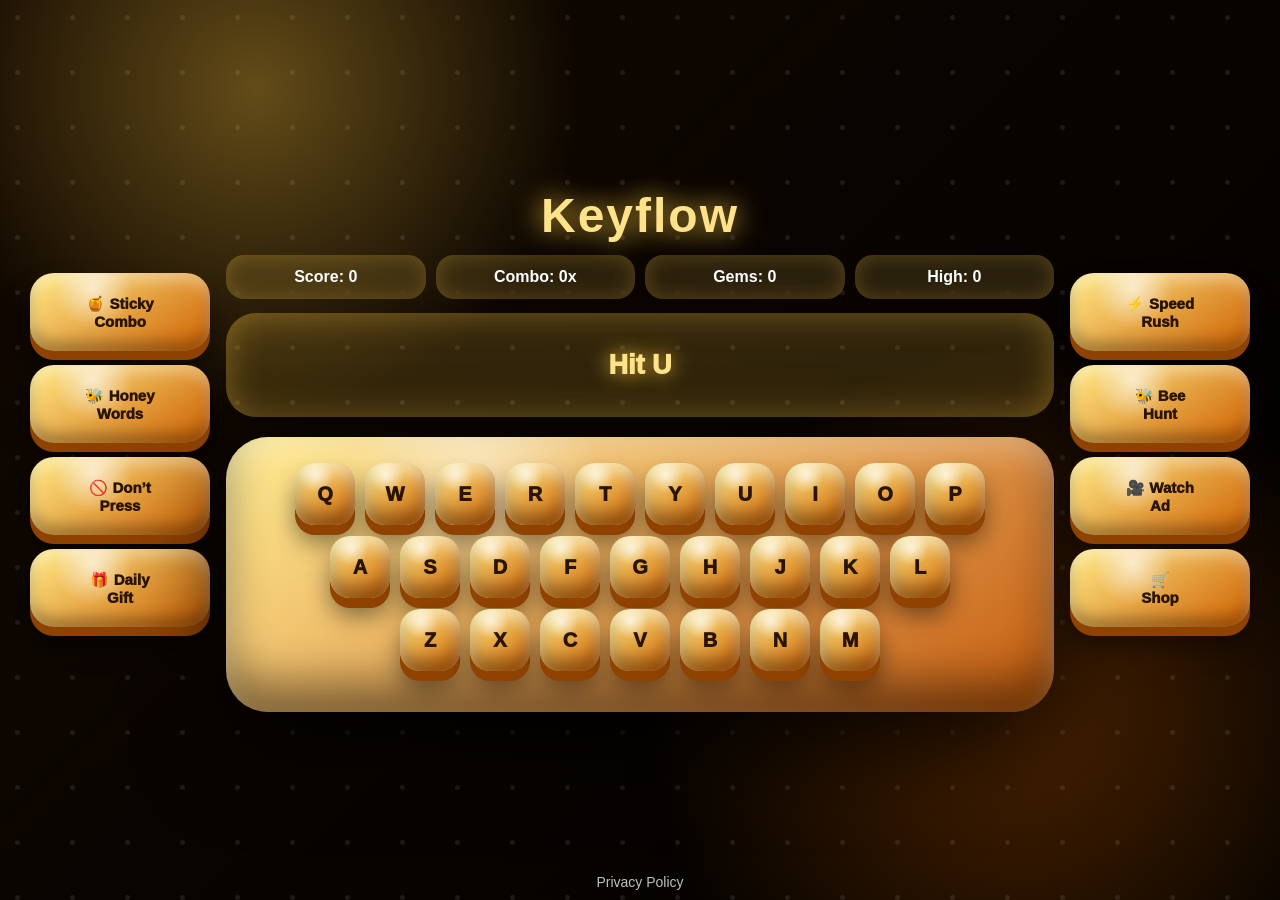
<file: index.html>
<!DOCTYPE html>
<html>
<head>
  <title>Keyflow</title>
 <script async src="https://pagead2.googlesyndication.com/pagead/js/adsbygoogle.js?client=ca-pub-4864966715167962"
     crossorigin="anonymous"></script>
</head>
  <link rel="icon" type="image/png" href="icon.png">
  <link rel="icon" type="image/png" href="icon.png">
  <link rel="icon" type="image/png" href="icon.png">
  <style>
    * { box-sizing: border-box; }

    :root {
      --bg1:#120800; --bg2:#000;
      --panel:rgba(255,210,90,.14);
      --accent:#ffe38a;
      --key1:#ffeb87; --key2:#cd5f00;
      --keyText:#281400;
      --glow:#ffcc45;
    }

    body {
      margin: 0;
      min-height: 100vh;
      background:
        radial-gradient(circle at 20% 10%, color-mix(in srgb, var(--glow) 35%, transparent), transparent 25%),
        radial-gradient(circle at 80% 80%, color-mix(in srgb, var(--key2) 35%, transparent), transparent 30%),
        linear-gradient(135deg, var(--bg1), var(--bg2));
      display: flex;
      justify-content: center;
      align-items: center;
      font-family: -apple-system, BlinkMacSystemFont, "Segoe UI", sans-serif;
      color: white;
      overflow: hidden;
    }

    body::before {
      content: "";
      position: fixed;
      inset: -120px;
      background: radial-gradient(circle, rgba(255,255,255,.16) 0 2px, transparent 3px);
      background-size: 55px 55px;
      animation: drift 18s linear infinite;
      opacity: .55;
    }

    @keyframes drift { to { transform: translateY(90px); } }

    .app {
      position: relative;
      z-index: 2;
      width: 98vw;
      max-width: 1220px;
      display: grid;
      grid-template-columns: 180px 1fr 180px;
      gap: 16px;
      align-items: center;
    }

    .panel { display: flex; flex-direction: column; gap: 14px; }

    .mode-btn {
      min-height: 78px;
      border: 0;
      border-radius: 24px;
      cursor: pointer;
      font-weight: 1000;
      font-size: 15px;
      color: var(--keyText);
      background:
        radial-gradient(circle at 35% 20%, rgba(255,255,255,.65), transparent 30%),
        linear-gradient(145deg, var(--key1), var(--key2));
      box-shadow:
        inset 0 8px 14px rgba(255,255,255,.35),
        inset 0 -10px 14px rgba(0,0,0,.28),
        0 9px 0 color-mix(in srgb, var(--key2) 70%, #000),
        0 18px 28px rgba(0,0,0,.45);
      transition: .1s ease;
    }

    .mode-btn:active {
      transform: translateY(8px) scale(.96);
      box-shadow: inset 0 14px 20px rgba(0,0,0,.45), 0 2px 0 #000;
    }

    .main { text-align: center; }

    h1 {
      font-size: 48px;
      margin: 0 0 12px;
      letter-spacing: 2px;
      color: var(--accent);
      text-shadow: 0 0 28px var(--glow);
    }

    .hud {
      display: grid;
      grid-template-columns: repeat(4,1fr);
      gap: 10px;
      margin-bottom: 14px;
    }

    .hud div {
      padding: 13px;
      border-radius: 18px;
      background: var(--panel);
      backdrop-filter: blur(12px);
      font-weight: 900;
      box-shadow: inset 0 0 20px color-mix(in srgb, var(--glow) 22%, transparent);
    }

    .screen {
      height: 104px;
      margin-bottom: 20px;
      border-radius: 30px;
      background: color-mix(in srgb, var(--glow) 16%, transparent);
      display: flex;
      align-items: center;
      justify-content: center;
      box-shadow: inset 0 0 36px color-mix(in srgb, var(--glow) 35%, transparent);
      padding: 12px;
    }

    #message {
      font-size: 27px;
      font-weight: 950;
      color: var(--accent);
      text-shadow: 0 0 20px var(--glow);
    }

    #keyboard {
      padding: 26px 20px 30px;
      border-radius: 42px;
      background:
        radial-gradient(circle at 30% 12%, rgba(255,255,255,.45), transparent 20%),
        linear-gradient(145deg, color-mix(in srgb, var(--key1) 90%, white), color-mix(in srgb, var(--key2) 95%, black));
      box-shadow:
        inset 0 16px 28px rgba(255,255,255,.25),
        inset 0 -30px 44px rgba(0,0,0,.45),
        0 36px 92px rgba(0,0,0,.75);
      transition: .25s ease;
    }

    .key-row {
      display: flex;
      justify-content: center;
      gap: 10px;
      margin-bottom: 11px;
    }

    .middle-row { padding-left: 30px; padding-right: 30px; }
    .bottom-letters { padding-left: 70px; padding-right: 70px; }

    .key {
      width: 60px;
      height: 62px;
      border: 0;
      border-radius: 20px;
      cursor: pointer;
      font-size: 20px;
      font-weight: 1000;
      color: var(--keyText);
      background:
        radial-gradient(circle at 35% 20%, rgba(255,255,255,.72), transparent 28%),
        linear-gradient(145deg, var(--key1), var(--key2));
      box-shadow:
        inset 0 10px 14px rgba(255,255,255,.42),
        inset 0 -12px 16px rgba(0,0,0,.32),
        0 10px 0 color-mix(in srgb, var(--key2) 70%, #000),
        0 18px 24px rgba(0,0,0,.45);
      transition: .08s ease;
    }

    .key.pressed {
      transform: translateY(9px) scale(.96,.86);
      filter: saturate(1.35) brightness(.95);
      box-shadow:
        inset 0 16px 24px rgba(0,0,0,.55),
        0 2px 0 color-mix(in srgb, var(--key2) 70%, #000);
    }

    .key.target-key { animation: pulse .65s infinite alternate; }
    .key.danger-key { animation: danger .55s infinite alternate; }

    @keyframes pulse {
      from { filter: brightness(1); box-shadow: 0 0 16px var(--glow), 0 10px 0 color-mix(in srgb, var(--key2) 70%, #000); }
      to { filter: brightness(1.25); box-shadow: 0 0 46px var(--accent), 0 10px 0 color-mix(in srgb, var(--key2) 70%, #000); }
    }

    @keyframes danger {
      from { box-shadow: 0 0 14px #ff3b1f, 0 10px 0 #5c1800; }
      to { box-shadow: 0 0 42px #ff1a00, 0 10px 0 #5c1800; }
    }

    .particle {
      position: fixed;
      width: 8px;
      height: 8px;
      border-radius: 50%;
      background: var(--accent);
      pointer-events: none;
      animation: pop .75s ease-out forwards;
      z-index: 99;
    }

    @keyframes pop {
      to { transform: translate(var(--x), var(--y)) scale(0); opacity: 0; }
    }

    .modal {
      position: fixed;
      inset: 0;
      background: rgba(0,0,0,.75);
      display: none;
      justify-content: center;
      align-items: center;
      z-index: 50;
    }

    .modal-box {
      width: 90%;
      max-width: 680px;
      max-height: 88vh;
      overflow: auto;
      padding: 26px;
      border-radius: 32px;
      background: linear-gradient(145deg, var(--key1), var(--key2));
      color: var(--keyText);
      box-shadow: 0 30px 90px rgba(0,0,0,.8);
    }

    .shop-item {
      background: rgba(255,255,255,.25);
      padding: 14px;
      border-radius: 18px;
      margin: 10px 0;
      font-weight: 900;
      display: flex;
      justify-content: space-between;
      align-items: center;
      gap: 12px;
    }

    .buy, .close {
      padding: 10px 14px;
      border: 0;
      border-radius: 14px;
      font-weight: 900;
      cursor: pointer;
      background: #241000;
      color: var(--accent);
      white-space: nowrap;
    }

    .ad-screen {
      position: fixed;
      inset: 0;
      background: #000;
      display: none;
      justify-content: center;
      align-items: center;
      z-index: 999;
      text-align: center;
      padding: 30px;
    }

    .ad-box {
      max-width: 520px;
      width: 90%;
      border-radius: 28px;
      padding: 34px;
      background: #050505;
      border: 1px solid rgba(255,255,255,.12);
      box-shadow: 0 0 60px rgba(255,200,80,.18);
    }

    .ad-box h2 {
      margin: 0 0 12px;
      color: #ffe38a;
      font-size: 32px;
    }

    #adCountdown {
      font-size: 54px;
      font-weight: 1000;
      color: #fff;
      margin: 18px 0;
    }

    footer {
      position: fixed;
      bottom: 10px;
      left: 0;
      width: 100%;
      text-align: center;
      font-size: 14px;
      opacity: .75;
      z-index: 100;
    }

    footer a {
      color: white;
      text-decoration: none;
    }

    @media (max-width: 900px) {
      body { overflow: auto; padding: 18px 0 50px; }
      .app { grid-template-columns: 1fr; }
      .panel { flex-direction: row; flex-wrap: wrap; justify-content: center; }
      .mode-btn { width: 46%; min-height: 66px; }
      h1 { font-size: 38px; }
      .hud { grid-template-columns: repeat(2,1fr); }
      .key { width: 33px; height: 46px; border-radius: 14px; font-size: 12px; }
      .key-row { gap: 6px; }
      .middle-row { padding-left: 14px; padding-right: 14px; }
      .bottom-letters { padding-left: 34px; padding-right: 34px; }
    }
  </style>
</head>

<body>
  <div class="app">
    <div class="panel left">
      <button class="mode-btn" onclick="setMode('combo')">🍯 Sticky<br>Combo</button>
      <button class="mode-btn" onclick="setMode('words')">🐝 Honey<br>Words</button>
      <button class="mode-btn" onclick="setMode('dont')">🚫 Don’t<br>Press</button>
      <button class="mode-btn" onclick="claimDaily()">🎁 Daily<br>Gift</button>
    </div>

    <div class="main">
      <h1>Keyflow</h1>

      <div class="hud">
        <div>Score: <span id="score">0</span></div>
        <div>Combo: <span id="combo">0</span>x</div>
        <div>Gems: <span id="gems">0</span></div>
        <div>High: <span id="highScore">0</span></div>
      </div>

      <div class="screen">
        <div id="message">press the target key</div>
      </div>

      <div id="keyboard">
        <div class="key-row">
          <button class="key" data-key="Q">Q</button><button class="key" data-key="W">W</button><button class="key" data-key="E">E</button><button class="key" data-key="R">R</button><button class="key" data-key="T">T</button><button class="key" data-key="Y">Y</button><button class="key" data-key="U">U</button><button class="key" data-key="I">I</button><button class="key" data-key="O">O</button><button class="key" data-key="P">P</button>
        </div>
        <div class="key-row middle-row">
          <button class="key" data-key="A">A</button><button class="key" data-key="S">S</button><button class="key" data-key="D">D</button><button class="key" data-key="F">F</button><button class="key" data-key="G">G</button><button class="key" data-key="H">H</button><button class="key" data-key="J">J</button><button class="key" data-key="K">K</button><button class="key" data-key="L">L</button>
        </div>
        <div class="key-row bottom-letters">
          <button class="key" data-key="Z">Z</button><button class="key" data-key="X">X</button><button class="key" data-key="C">C</button><button class="key" data-key="V">V</button><button class="key" data-key="B">B</button><button class="key" data-key="N">N</button><button class="key" data-key="M">M</button>
        </div>
      </div>
    </div>

    <div class="panel right">
      <button class="mode-btn" onclick="setMode('speed')">⚡ Speed<br>Rush</button>
      <button class="mode-btn" onclick="setMode('bee')">🐝 Bee<br>Hunt</button>
      <button class="mode-btn" onclick="watchAd()">🎥 Watch<br>Ad</button>
      <button class="mode-btn" onclick="openShop()">🛒<br>Shop</button>
    </div>
  </div>

  <div class="modal" id="shop">
    <div class="modal-box">
      <h2>🛒 Keyflow Shop</h2>

      <div class="shop-item"><span>🍯 Honey Classic</span><button class="buy" onclick="buyTheme('honey',0)">Free</button></div>
      <div class="shop-item"><span>⚡ Neon Cyber</span><button class="buy" onclick="buyTheme('neon',120)">120 Gems</button></div>
      <div class="shop-item"><span>💎 Glass Ice</span><button class="buy" onclick="buyTheme('glass',140)">140 Gems</button></div>
      <div class="shop-item"><span>🌌 Galaxy Flow</span><button class="buy" onclick="buyTheme('galaxy',180)">180 Gems</button></div>
      <div class="shop-item"><span>🍓 Strawberry Goo</span><button class="buy" onclick="buyTheme('strawberry',160)">160 Gems</button></div>
      <div class="shop-item"><span>🖤 Void Honey</span><button class="buy" onclick="buyTheme('void',220)">220 Gems</button></div>
      <div class="shop-item"><span>☣️ Toxic Slime</span><button class="buy" onclick="buyTheme('toxic',180)">180 Gems</button></div>
      <div class="shop-item"><span>🌋 Lava Keys</span><button class="buy" onclick="buyTheme('lava',200)">200 Gems</button></div>
      <div class="shop-item"><span>🌊 Ocean Glow</span><button class="buy" onclick="buyTheme('ocean',170)">170 Gems</button></div>
      <div class="shop-item"><span>🍬 Candy Pop</span><button class="buy" onclick="buyTheme('candy',190)">190 Gems</button></div>
      <div class="shop-item"><span>👑 Royal Keys</span><button class="buy" onclick="buyTheme('royal',230)">230 Gems</button></div>
      <div class="shop-item"><span>💻 Cyber Blue</span><button class="buy" onclick="buyTheme('cyber',220)">220 Gems</button></div>
      <div class="shop-item"><span>🌿 Mint Frost</span><button class="buy" onclick="buyTheme('mint',160)">160 Gems</button></div>
      <div class="shop-item"><span>🔥 Inferno</span><button class="buy" onclick="buyTheme('inferno',240)">240 Gems</button></div>
      <div class="shop-item"><span>🧊 Arctic Pulse</span><button class="buy" onclick="buyTheme('arctic',210)">210 Gems</button></div>
      <div class="shop-item"><span>🟣 Purple Haze</span><button class="buy" onclick="buyTheme('purple',170)">170 Gems</button></div>

      <p style="font-weight:900;">Gems are earned by playing or watching ads. Shop is mock/demo for now.</p>
      <button class="close" onclick="closeShop()">Close</button>
    </div>
  </div>

  <div class="ad-screen" id="adScreen">
    <div class="ad-box">
      <h2>No ad available at the moment</h2>
      <p>Simulated rewarded ad for testing.</p>
      <div id="adCountdown">10</div>
      <p>Reward unlocks when the timer finishes.</p>
    </div>
  </div>

  <footer>
    <a href="privacy.html">Privacy Policy</a>
  </footer>

  <script>
    const letters = "QWERTYUIOPASDFGHJKLZXCVBNM".split("");
    const words = ["HONEY", "BEE", "FLOW", "GOLD", "STICKY", "KEY", "BUZZ", "GLOW"];

    const themes = {
      honey:{bg1:"#120800",bg2:"#000",panel:"rgba(255,210,90,.14)",accent:"#ffe38a",key1:"#ffeb87",key2:"#cd5f00",text:"#281400",glow:"#ffcc45",sound:"honey"},
      neon:{bg1:"#001216",bg2:"#020003",panel:"rgba(0,240,255,.12)",accent:"#75f7ff",key1:"#85f7ff",key2:"#005d75",text:"#00151a",glow:"#00f0ff",sound:"neon"},
      glass:{bg1:"#071018",bg2:"#000",panel:"rgba(210,245,255,.13)",accent:"#dff9ff",key1:"#e8fbff",key2:"#74a6c9",text:"#06131a",glow:"#b7f3ff",sound:"glass"},
      galaxy:{bg1:"#16002a",bg2:"#000",panel:"rgba(190,120,255,.14)",accent:"#f0c7ff",key1:"#f1b8ff",key2:"#5c1dba",text:"#160026",glow:"#b056ff",sound:"galaxy"},
      strawberry:{bg1:"#2a0010",bg2:"#050000",panel:"rgba(255,120,160,.15)",accent:"#ffd0df",key1:"#ffd1df",key2:"#d82364",text:"#2b0010",glow:"#ff4f91",sound:"pop"},
      void:{bg1:"#050505",bg2:"#000",panel:"rgba(255,255,255,.08)",accent:"#f5d37a",key1:"#333",key2:"#050505",text:"#f5d37a",glow:"#f5d37a",sound:"void"},
      toxic:{bg1:"#001400",bg2:"#000",panel:"rgba(80,255,80,.12)",accent:"#b6ff7a",key1:"#c8ff76",key2:"#178a00",text:"#071500",glow:"#7cff2e",sound:"toxic"},
      lava:{bg1:"#260500",bg2:"#000",panel:"rgba(255,80,20,.15)",accent:"#ffd08a",key1:"#ffb347",key2:"#b31300",text:"#260500",glow:"#ff3c00",sound:"lava"},
      ocean:{bg1:"#001b2e",bg2:"#000",panel:"rgba(0,180,255,.13)",accent:"#a7ecff",key1:"#b8f3ff",key2:"#006c9c",text:"#00151f",glow:"#34cfff",sound:"ocean"},
      candy:{bg1:"#21001d",bg2:"#050005",panel:"rgba(255,170,240,.15)",accent:"#ffd6fb",key1:"#ffd1f7",key2:"#e856c7",text:"#270020",glow:"#ff6ee7",sound:"candy"},
      royal:{bg1:"#160014",bg2:"#030003",panel:"rgba(255,210,90,.12)",accent:"#ffe9a8",key1:"#ffe28a",key2:"#6d34c7",text:"#1c0020",glow:"#d8a8ff",sound:"royal"},
      cyber:{bg1:"#020014",bg2:"#000",panel:"rgba(90,120,255,.13)",accent:"#b9c7ff",key1:"#adbaff",key2:"#2438c9",text:"#04091f",glow:"#6d7cff",sound:"cyber"},
      mint:{bg1:"#001b12",bg2:"#000",panel:"rgba(120,255,200,.13)",accent:"#caffee",key1:"#c9ffe9",key2:"#00a878",text:"#002015",glow:"#55ffbf",sound:"mint"},
      inferno:{bg1:"#2b0000",bg2:"#050000",panel:"rgba(255,90,30,.14)",accent:"#ffd1a1",key1:"#ffd27a",key2:"#d92300",text:"#2c0500",glow:"#ff6400",sound:"inferno"},
      arctic:{bg1:"#001622",bg2:"#000",panel:"rgba(180,235,255,.14)",accent:"#e3fbff",key1:"#e9fdff",key2:"#4aa8d8",text:"#00141c",glow:"#9eeaff",sound:"arctic"},
      purple:{bg1:"#140021",bg2:"#000",panel:"rgba(190,110,255,.14)",accent:"#e8c6ff",key1:"#e9c4ff",key2:"#8b2eff",text:"#1a0025",glow:"#b85cff",sound:"purple"}
    };

    const scoreEl = document.getElementById("score");
    const comboEl = document.getElementById("combo");
    const gemsEl = document.getElementById("gems");
    const highScoreEl = document.getElementById("highScore");
    const messageEl = document.getElementById("message");
    const keys = document.querySelectorAll(".key");
    const adScreen = document.getElementById("adScreen");
    const adCountdown = document.getElementById("adCountdown");

    let score = Number(localStorage.getItem("score")) || 0;
    let gems = Number(localStorage.getItem("gems")) || 0;
    let highScore = Number(localStorage.getItem("highScore")) || 0;
    let ownedThemes = JSON.parse(localStorage.getItem("ownedThemes") || '["honey"]');
    let currentTheme = localStorage.getItem("theme") || "honey";
    let combo = 0, target = "", mode = "combo", wordTarget = "", wordProgress = "", beeTargets = [];
    let roundStartTime = Date.now();
    let adRunning = false;

    scoreEl.textContent = score;
    gemsEl.textContent = gems;
    highScoreEl.textContent = highScore;

    function applyTheme(name) {
      const t = themes[name];
      currentTheme = name;
      localStorage.setItem("theme", name);
      document.documentElement.style.setProperty("--bg1", t.bg1);
      document.documentElement.style.setProperty("--bg2", t.bg2);
      document.documentElement.style.setProperty("--panel", t.panel);
      document.documentElement.style.setProperty("--accent", t.accent);
      document.documentElement.style.setProperty("--key1", t.key1);
      document.documentElement.style.setProperty("--key2", t.key2);
      document.documentElement.style.setProperty("--keyText", t.text);
      document.documentElement.style.setProperty("--glow", t.glow);
    }

    function save() {
      localStorage.setItem("score", score);
      localStorage.setItem("gems", gems);
      localStorage.setItem("highScore", highScore);
      localStorage.setItem("ownedThemes", JSON.stringify(ownedThemes));
    }

    function playSound() {
      const audio = new (window.AudioContext || window.webkitAudioContext)();
      const osc = audio.createOscillator();
      const gain = audio.createGain();

      const sound = themes[currentTheme].sound;

      const settings = {
        honey:{type:"sine",start:180,end:90,time:.12},
        neon:{type:"square",start:620,end:240,time:.08},
        glass:{type:"triangle",start:900,end:650,time:.10},
        galaxy:{type:"sine",start:520,end:820,time:.14},
        pop:{type:"triangle",start:320,end:170,time:.09},
        void:{type:"sawtooth",start:120,end:60,time:.16},
        toxic:{type:"square",start:260,end:430,time:.10},
        lava:{type:"sawtooth",start:140,end:80,time:.18},
        ocean:{type:"sine",start:240,end:160,time:.15},
        candy:{type:"triangle",start:700,end:980,time:.08},
        royal:{type:"sine",start:440,end:330,time:.13},
        cyber:{type:"square",start:1000,end:520,time:.07},
        mint:{type:"sine",start:660,end:420,time:.09},
        inferno:{type:"sawtooth",start:210,end:95,time:.16},
        arctic:{type:"triangle",start:980,end:720,time:.11},
        purple:{type:"sine",start:360,end:540,time:.12}
      };

      const s = settings[sound];

      osc.type = s.type;
      osc.frequency.setValueAtTime(s.start, audio.currentTime);
      osc.frequency.exponentialRampToValueAtTime(s.end, audio.currentTime + s.time);

      gain.gain.setValueAtTime(0.18, audio.currentTime);
      gain.gain.exponentialRampToValueAtTime(0.001, audio.currentTime + s.time);

      osc.connect(gain);
      gain.connect(audio.destination);

      osc.start();
      osc.stop(audio.currentTime + s.time);
    }

    function particles() {
      for (let i = 0; i < 14; i++) {
        const p = document.createElement("div");
        p.className = "particle";
        p.style.left = "50%";
        p.style.top = "50%";
        p.style.setProperty("--x", (Math.random()*240-120) + "px");
        p.style.setProperty("--y", (Math.random()*240-120) + "px");
        document.body.appendChild(p);
        setTimeout(() => p.remove(), 750);
      }
    }

    function pressVisual(keyName) {
      const key = document.querySelector(`[data-key="${keyName}"]`);
      if (!key) return;
      key.classList.add("pressed");
      setTimeout(() => key.classList.remove("pressed"), 110);
    }

    function clearKeys() {
      document.querySelectorAll(".target-key, .danger-key").forEach(k => k.classList.remove("target-key","danger-key"));
    }

    function glow(keyName, type="target-key") {
      const key = document.querySelector(`[data-key="${keyName}"]`);
      if (key) key.classList.add(type);
    }

    function randomLetter(except=[]) {
      let pick;
      do { pick = letters[Math.floor(Math.random()*letters.length)]; }
      while (except.includes(pick));
      return pick;
    }

    function setMode(newMode) {
      mode = newMode;
      combo = 0;
      comboEl.textContent = combo;
      newRound();
    }

    function newRound() {
      clearKeys();
      roundStartTime = Date.now();

      if (mode === "combo" || mode === "speed") {
        target = randomLetter();
        messageEl.textContent = mode === "speed" ? "SPEED! Hit " + target : "Hit " + target;
        glow(target);
      }

      if (mode === "words") {
        wordTarget = words[Math.floor(Math.random()*words.length)];
        wordProgress = "";
        target = wordTarget[0];
        messageEl.textContent = "Type: " + wordTarget;
        glow(target);
      }

      if (mode === "dont") {
        target = randomLetter();
        messageEl.textContent = "Don't press " + target;
        glow(target, "danger-key");
      }

      if (mode === "bee") {
        beeTargets = [randomLetter(), randomLetter(), randomLetter()];
        messageEl.textContent = "Bee Hunt: " + beeTargets.join(" ");
        beeTargets.forEach(k => glow(k));
      }
    }

    function correct(points=10) {
      combo++;
      score += points + combo;
      gems += 1;
      if (score > highScore) highScore = score;
      scoreEl.textContent = score;
      comboEl.textContent = combo;
      gemsEl.textContent = gems;
      highScoreEl.textContent = highScore;
      particles();
      save();
    }

    function wrong() {
      combo = 0;
      comboEl.textContent = combo;
      messageEl.textContent = "Miss!";
    }

    function triggerKey(keyName) {
      playSound();
      pressVisual(keyName);

      if (mode === "combo") {
        keyName === target ? correct(10) : wrong();
        newRound();
      } else if (mode === "speed") {
        if (keyName === target) {
          const reaction = Date.now() - roundStartTime;
          const bonus = Math.max(5, Math.floor(45 - reaction / 50));
          correct(20 + bonus);
          messageEl.textContent = "Speed bonus +" + bonus;
        } else wrong();
        newRound();
      } else if (mode === "dont") {
        keyName === target ? wrong() : correct(6);
        newRound();
      } else if (mode === "words") {
        if (keyName === target) {
          wordProgress += keyName;
          correct(12);
          if (wordProgress === wordTarget) {
            score += 40;
            messageEl.textContent = "Word cleared!";
            save();
            newRound();
          } else {
            clearKeys();
            target = wordTarget[wordProgress.length];
            messageEl.textContent = wordProgress + " / " + wordTarget;
            glow(target);
          }
        } else { wrong(); newRound(); }
      } else if (mode === "bee") {
        if (beeTargets.includes(keyName)) {
          correct(12);
          beeTargets = beeTargets.filter(k => k !== keyName);
          clearKeys();
          beeTargets.forEach(k => glow(k));
          if (beeTargets.length === 0) {
            score += 50;
            messageEl.textContent = "Bee Hunt cleared!";
            save();
            newRound();
          } else {
            messageEl.textContent = "Bees left: " + beeTargets.join(" ");
          }
        } else { wrong(); newRound(); }
      }
    }

    keys.forEach(key => key.addEventListener("click", () => triggerKey(key.dataset.key)));

    document.addEventListener("keydown", e => {
      const key = e.key.toUpperCase();
      if (/^[A-Z]$/.test(key)) triggerKey(key);
    });

    function claimDaily() {
      const today = new Date().toDateString();
      if (localStorage.getItem("daily") === today) {
        messageEl.textContent = "Daily gift already claimed!";
        return;
      }
      gems += 50;
      localStorage.setItem("daily", today);
      gemsEl.textContent = gems;
      messageEl.textContent = "Daily gift: +50 gems!";
      save();
    }

    function watchAd() {
      if (adRunning) return;
      adRunning = true;

      let seconds = 10;
      adCountdown.textContent = seconds;
      adScreen.style.display = "flex";

      const timer = setInterval(() => {
        seconds--;
        adCountdown.textContent = seconds;

        if (seconds <= 0) {
          clearInterval(timer);
          gems += 25;
          gemsEl.textContent = gems;
          save();
          adScreen.style.display = "none";
          messageEl.textContent = "Ad reward complete! +25 gems";
          adRunning = false;
        }
      }, 1000);
    }

    function buyTheme(name,cost) {
      if (ownedThemes.includes(name)) {
        applyTheme(name);
        messageEl.textContent = "Equipped: " + name;
        closeShop();
        return;
      }

      if (gems < cost) {
        messageEl.textContent = "Not enough gems!";
        return;
      }

      gems -= cost;
      ownedThemes.push(name);
      gemsEl.textContent = gems;
      applyTheme(name);
      messageEl.textContent = "Unlocked: " + name;
      save();
      closeShop();
    }

    function openShop() { document.getElementById("shop").style.display = "flex"; }
    function closeShop() { document.getElementById("shop").style.display = "none"; }

    applyTheme(currentTheme);
    newRound();
  </script>
</body>
</html>
</file>
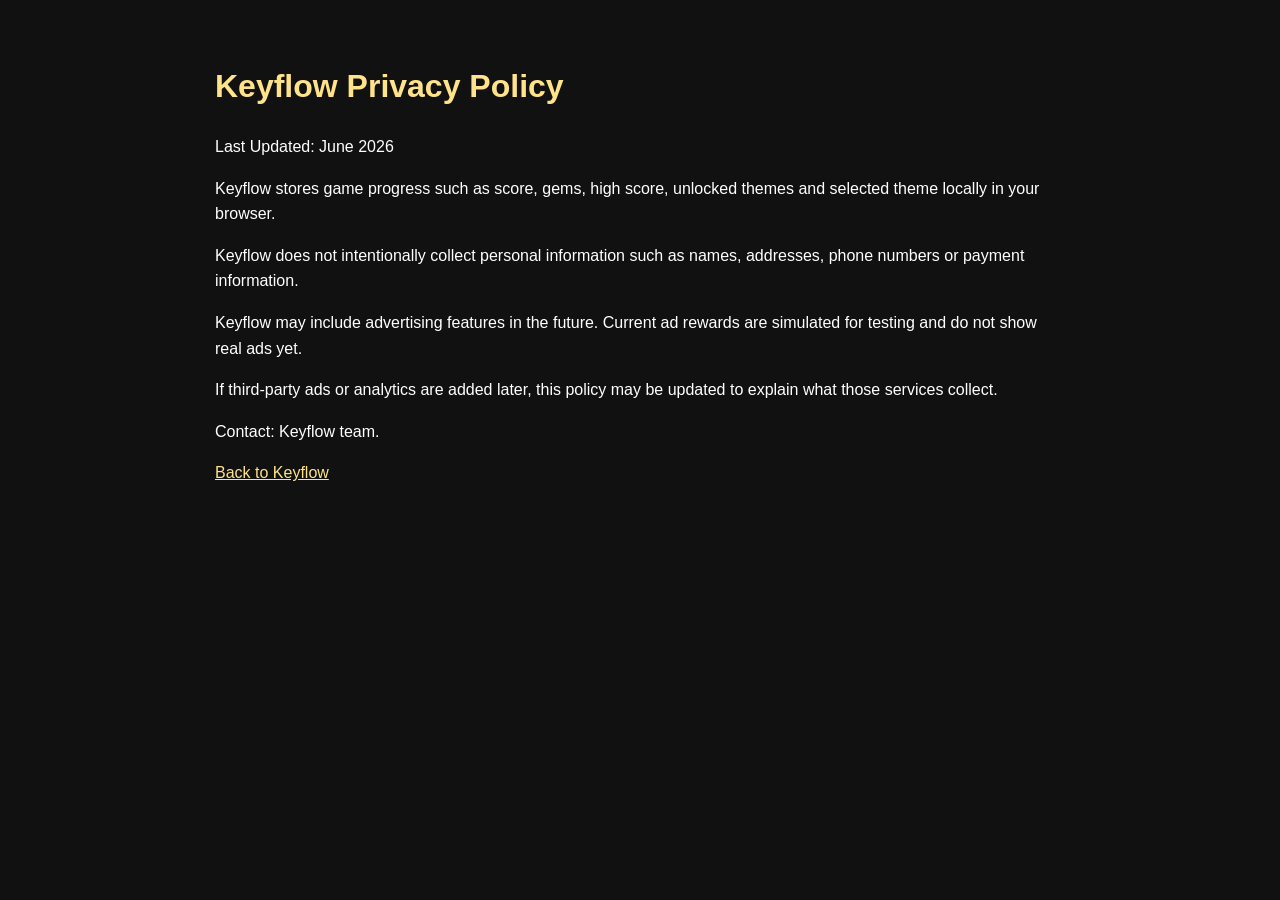
<file: privacy.html>
<!DOCTYPE html>
<html>
<head>
  <title>Keyflow Privacy Policy</title>
  <style>
    body {
      font-family: Arial, sans-serif;
      max-width: 850px;
      margin: auto;
      padding: 40px;
      background: #111;
      color: white;
      line-height: 1.6;
    }

    h1 {
      color: #ffe38a;
    }

    a {
      color: #ffe38a;
    }
  </style>
</head>
<body>
  <h1>Keyflow Privacy Policy</h1>

  <p>Last Updated: June 2026</p>

  <p>Keyflow stores game progress such as score, gems, high score, unlocked themes and selected theme locally in your browser.</p>

  <p>Keyflow does not intentionally collect personal information such as names, addresses, phone numbers or payment information.</p>

  <p>Keyflow may include advertising features in the future. Current ad rewards are simulated for testing and do not show real ads yet.</p>

  <p>If third-party ads or analytics are added later, this policy may be updated to explain what those services collect.</p>

  <p>Contact: Keyflow team.</p>

  <p><a href="index.html">Back to Keyflow</a></p>
</body>
</html>
</file>
